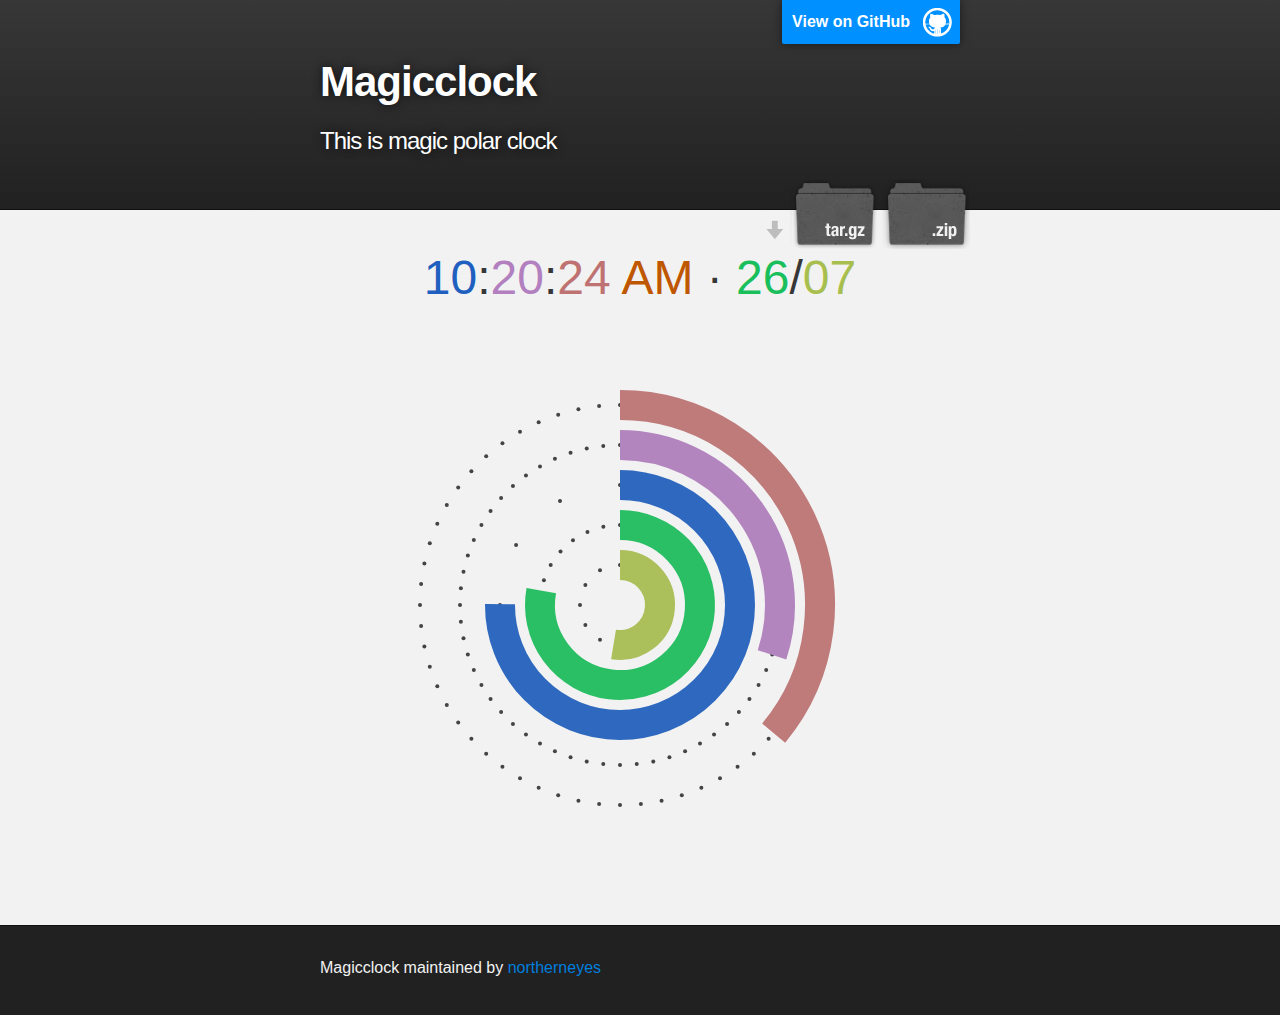
<file: index.html>
<!DOCTYPE html>
<html>

  <head>
    <meta charset='utf-8' />
    <meta http-equiv="X-UA-Compatible" content="chrome=1" />
    <meta name="description" content="Magicclock : This is magic polar clock" />
    <link rel="stylesheet" type="text/css" media="screen" href="stylesheets/stylesheet.css">
   <style media="screen">
            #holder {
                height: 600px;
                /*margin: 100px 0 0 -100px;*/
                width: 600px;
            }
            #time {
                text-align: center;
                font: 100 3em "Helvetica Neue", Helvetica, Arial, sans-serif;
            }
        </style>

    <title>MagicClock</title>
  </head>

  <body>

    <!-- HEADER -->
    <div id="header_wrap" class="outer">
        <header class="inner">
          <a id="forkme_banner" href="https://github.com/northerneyes/MagicClock">View on GitHub</a>

          <h1 id="project_title">Magicclock</h1>
          <h2 id="project_tagline">This is magic polar clock</h2>

            <section id="downloads">
              <a class="zip_download_link" href="https://github.com/northerneyes/MagicClock/zipball/master">Download this project as a .zip file</a>
              <a class="tar_download_link" href="https://github.com/northerneyes/MagicClock/tarball/master">Download this project as a tar.gz file</a>
            </section>
        </header>
    </div>

    <!-- MAIN CONTENT -->
    <div id="main_content_wrap" class="outer">
      <section id="main_content" class="inner">
        <div id="time">
            <span id="h"></span>:<span id="m"></span>:<span id="s"></span> <span id="ampm"></span> · <span id="d"></span>/<span id="mnth"></span>
        </div>
        <div id="holder"></div>
      </section>
    </div>

    <!-- FOOTER  -->
    <div id="footer_wrap" class="outer">
      <footer class="inner">
        <p class="copyright">Magicclock maintained by <a href="https://github.com/northerneyes">northerneyes</a></p>
      </footer>
    </div> 
  <script type="text/javascript" src = "javascripts/main.js"></script>
  <script type="text/javascript" src = "javascripts/raphael.js"></script>
  </body>
</html>
</file>
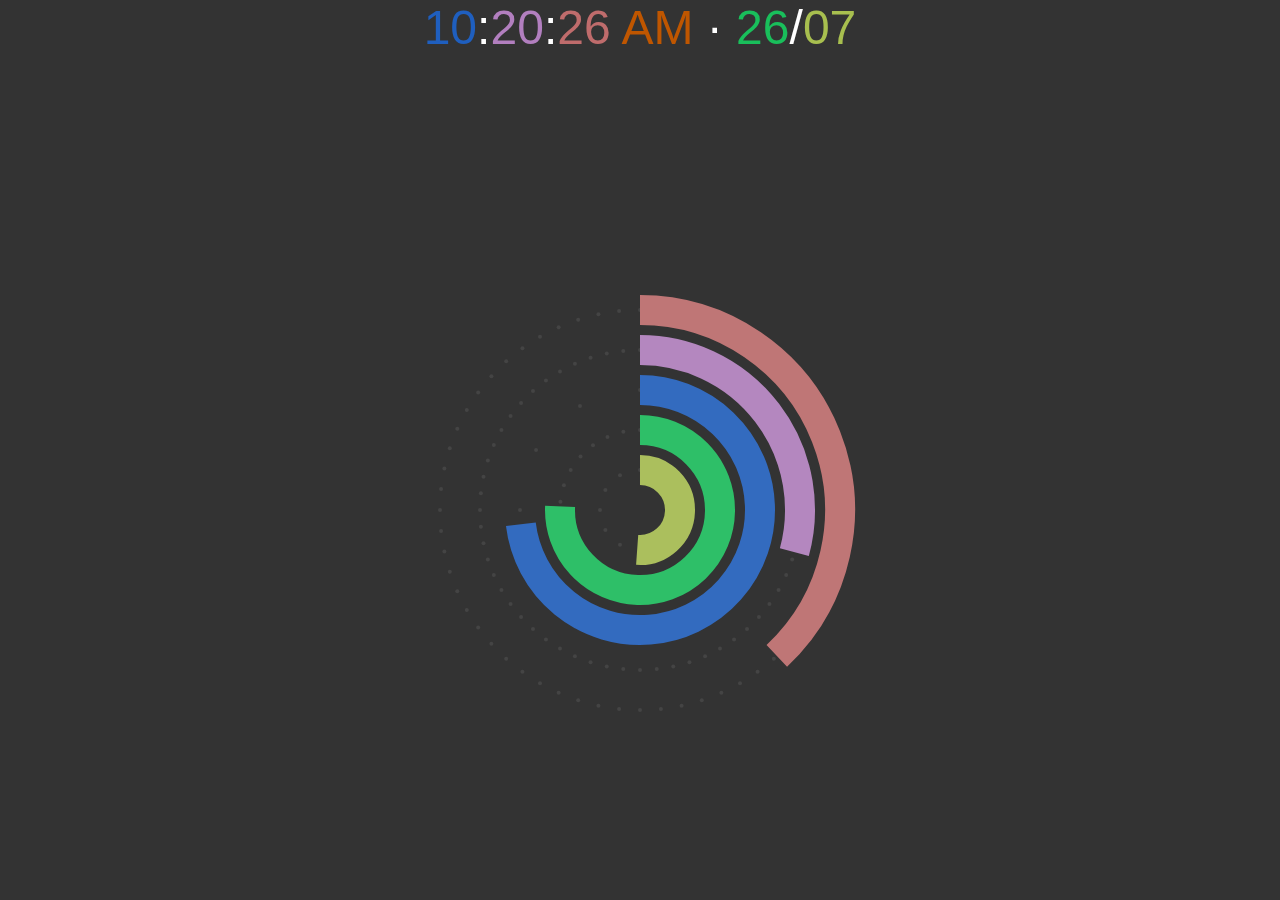
<file: GoogleChrome/popup.html>
<!DOCTYPE html>
<html lang="en">
    <head>
        <meta charset="utf-8">
        <title>Raphaël · Polar Clock</title>
        <link rel="stylesheet" href="css/demo.css" media="screen">
        <link rel="stylesheet" href="css/demo-print.css" media="print">
        <script src="js/raphael.js"></script>
        <script src="js/popup.js"></script>
        <style media="screen">
            #holder {
                position: fixed;
            }
            #time {
                text-align: center;
                font: 100 3em "Helvetica Neue", Helvetica, Arial, sans-serif;
            }
        </style>
    </head>
    <body>
        <div id="time">
            <span id="h"></span>:<span id="m"></span>:<span id="s"></span> <span id="ampm"></span> · <span id="d"></span>/<span id="mnth"></span>
        </div>
        <div id="holder"></div>

    </body>
</html>
</file>
<file: stylesheets/stylesheet.css>
/*******************************************************************************
Slate Theme for GitHub Pages
by Jason Costello, @jsncostello
*******************************************************************************/

@import url(pygment_trac.css);

/*******************************************************************************
MeyerWeb Reset
*******************************************************************************/

html, body, div, span, applet, object, iframe,
h1, h2, h3, h4, h5, h6, p, blockquote, pre,
a, abbr, acronym, address, big, cite, code,
del, dfn, em, img, ins, kbd, q, s, samp,
small, strike, strong, sub, sup, tt, var,
b, u, i, center,
dl, dt, dd, ol, ul, li,
fieldset, form, label, legend,
table, caption, tbody, tfoot, thead, tr, th, td,
article, aside, canvas, details, embed,
figure, figcaption, footer, header, hgroup,
menu, nav, output, ruby, section, summary,
time, mark, audio, video {
  margin: 0;
  padding: 0;
  border: 0;
  font: inherit;
  vertical-align: baseline;
}

/* HTML5 display-role reset for older browsers */
article, aside, details, figcaption, figure,
footer, header, hgroup, menu, nav, section {
  display: block;
}

ol, ul {
  list-style: none;
}

blockquote, q {
}

table {
  border-collapse: collapse;
  border-spacing: 0;
}

a:focus {
  outline: none;
}

/*******************************************************************************
Theme Styles
*******************************************************************************/

body {
  box-sizing: border-box;
  color:#373737;
  background: #212121;
  font-size: 16px;
  font-family: 'Myriad Pro', Calibri, Helvetica, Arial, sans-serif;
  line-height: 1.5;
  -webkit-font-smoothing: antialiased;
}

h1, h2, h3, h4, h5, h6 {
  margin: 10px 0;
  font-weight: 700;
  color:#222222;
  font-family: 'Lucida Grande', 'Calibri', Helvetica, Arial, sans-serif;
  letter-spacing: -1px;
}

h1 {
  font-size: 36px;
  font-weight: 700;
}

h2 {
  padding-bottom: 10px;
  font-size: 32px;
  background: url('../images/bg_hr.png') repeat-x bottom;
}

h3 {
  font-size: 24px;
}

h4 {
  font-size: 21px;
}

h5 {
  font-size: 18px;
}

h6 {
  font-size: 16px;
}

p {
  margin: 10px 0 15px 0;
}

footer p {
  color: #f2f2f2;
}

a {
  text-decoration: none;
  color: #007edf;
  text-shadow: none;

  transition: color 0.5s ease;
  transition: text-shadow 0.5s ease;
  -webkit-transition: color 0.5s ease;
  -webkit-transition: text-shadow 0.5s ease;
  -moz-transition: color 0.5s ease;
  -moz-transition: text-shadow 0.5s ease;
  -o-transition: color 0.5s ease;
  -o-transition: text-shadow 0.5s ease;
  -ms-transition: color 0.5s ease;
  -ms-transition: text-shadow 0.5s ease;
}

#main_content a:hover {
  color: #0069ba;
  text-shadow: #0090ff 0px 0px 2px;
}

footer a:hover {
  color: #43adff;
  text-shadow: #0090ff 0px 0px 2px;
}

em {
  font-style: italic;
}

strong {
  font-weight: bold;
}

img {
  position: relative;
  margin: 0 auto;
  max-width: 739px;
  padding: 5px;
  margin: 10px 0 10px 0;
  border: 1px solid #ebebeb;

  box-shadow: 0 0 5px #ebebeb;
  -webkit-box-shadow: 0 0 5px #ebebeb;
  -moz-box-shadow: 0 0 5px #ebebeb;
  -o-box-shadow: 0 0 5px #ebebeb;
  -ms-box-shadow: 0 0 5px #ebebeb;
}

pre, code {
  width: 100%;
  color: #222;
  background-color: #fff;

  font-family: Monaco, "Bitstream Vera Sans Mono", "Lucida Console", Terminal, monospace;
  font-size: 14px;

  border-radius: 2px;
  -moz-border-radius: 2px;
  -webkit-border-radius: 2px;



}

pre {
  width: 100%;
  padding: 10px;
  box-shadow: 0 0 10px rgba(0,0,0,.1);
  overflow: auto;
}

code {
  padding: 3px;
  margin: 0 3px;
  box-shadow: 0 0 10px rgba(0,0,0,.1);
}

pre code {
  display: block;
  box-shadow: none;
}

blockquote {
  color: #666;
  margin-bottom: 20px;
  padding: 0 0 0 20px;
  border-left: 3px solid #bbb;
}

ul, ol, dl {
  margin-bottom: 15px
}

ul li {
  list-style: inside;
  padding-left: 20px;
}

ol li {
  list-style: decimal inside;
  padding-left: 20px;
}

dl dt {
  font-weight: bold;
}

dl dd {
  padding-left: 20px;
  font-style: italic;
}

dl p {
  padding-left: 20px;
  font-style: italic;
}

hr {
  height: 1px;
  margin-bottom: 5px;
  border: none;
  background: url('../images/bg_hr.png') repeat-x center;
}

table {
  border: 1px solid #373737;
  margin-bottom: 20px;
  text-align: left;
 }

th {
  font-family: 'Lucida Grande', 'Helvetica Neue', Helvetica, Arial, sans-serif;
  padding: 10px;
  background: #373737;
  color: #fff;
 }

td {
  padding: 10px;
  border: 1px solid #373737;
 }

form {
  background: #f2f2f2;
  padding: 20px;
}

img {
  width: 100%;
  max-width: 100%;
}

/*******************************************************************************
Full-Width Styles
*******************************************************************************/

.outer {
  width: 100%;
}

.inner {
  position: relative;
  max-width: 640px;
  padding: 20px 10px;
  margin: 0 auto;
}

#forkme_banner {
  display: block;
  position: absolute;
  top:0;
  right: 10px;
  z-index: 10;
  padding: 10px 50px 10px 10px;
  color: #fff;
  background: url('../images/blacktocat.png') #0090ff no-repeat 95% 50%;
  font-weight: 700;
  box-shadow: 0 0 10px rgba(0,0,0,.5);
  border-bottom-left-radius: 2px;
  border-bottom-right-radius: 2px;
}

#header_wrap {
  background: #212121;
  background: -moz-linear-gradient(top, #373737, #212121);
  background: -webkit-linear-gradient(top, #373737, #212121);
  background: -ms-linear-gradient(top, #373737, #212121);
  background: -o-linear-gradient(top, #373737, #212121);
  background: linear-gradient(top, #373737, #212121);
}

#header_wrap .inner {
  padding: 50px 10px 30px 10px;
}

#project_title {
  margin: 0;
  color: #fff;
  font-size: 42px;
  font-weight: 700;
  text-shadow: #111 0px 0px 10px;
}

#project_tagline {
  color: #fff;
  font-size: 24px;
  font-weight: 300;
  background: none;
  text-shadow: #111 0px 0px 10px;
}

#downloads {
  position: absolute;
  width: 210px;
  z-index: 10;
  bottom: -40px;
  right: 0;
  height: 70px;
  background: url('../images/icon_download.png') no-repeat 0% 90%;
}

.zip_download_link {
  display: block;
  float: right;
  width: 90px;
  height:70px;
  text-indent: -5000px;
  overflow: hidden;
  background: url(../images/sprite_download.png) no-repeat bottom left;
}

.tar_download_link {
  display: block;
  float: right;
  width: 90px;
  height:70px;
  text-indent: -5000px;
  overflow: hidden;
  background: url(../images/sprite_download.png) no-repeat bottom right;
  margin-left: 10px;
}

.zip_download_link:hover {
  background: url(../images/sprite_download.png) no-repeat top left;
}

.tar_download_link:hover {
  background: url(../images/sprite_download.png) no-repeat top right;
}

#main_content_wrap {
  background: #f2f2f2;
  border-top: 1px solid #111;
  border-bottom: 1px solid #111;
}

#main_content {
  padding-top: 40px;
}

#footer_wrap {
  background: #212121;
}



/*******************************************************************************
Small Device Styles
*******************************************************************************/

@media screen and (max-width: 480px) {
  body {
    font-size:14px;
  }

  #downloads {
    display: none;
  }

  .inner {
    min-width: 320px;
    max-width: 480px;
  }

  #project_title {
  font-size: 32px;
  }

  h1 {
    font-size: 28px;
  }

  h2 {
    font-size: 24px;
  }

  h3 {
    font-size: 21px;
  }

  h4 {
    font-size: 18px;
  }

  h5 {
    font-size: 14px;
  }

  h6 {
    font-size: 12px;
  }

  code, pre {
    min-width: 320px;
    max-width: 480px;
    font-size: 11px;
  }

}
</file>
<file: GoogleChrome/css/demo.css>
body {
    background: #333;
    color: #fff;
    font: 300 100.1% "Helvetica Neue", Helvetica, "Arial Unicode MS", Arial, sans-serif;
    width: 500px;
    text-align: center;
    height: 100%;
    margin: 0 auto;
}
#holder {
    height: 480px;
    left: 50%;
    margin: -240px 0 0 -320px;
    position: relative;
    top: 50%;
    width: 640px;
}
#copy {
    bottom: 0;
    font: 300 .7em "Helvetica Neue", Helvetica, "Arial Unicode MS", Arial, sans-serif;
    position: absolute;
    right: 1em;
    text-align: right;
}
#copy a {
    color: #fff;
}
</file>
<file: GoogleChrome/css/demo-print.css>
body {
    background: #fff;
    color: #000;
    font: 100.1% "Lucida Grande", Lucida, Verdana, sans-serif;
}
#holder {
    height: 480px;
    left: 50%;
    margin: 0 0 0 -320px;
    position: absolute;
    top: 0;
    width: 640px;
}
#copy {
    bottom: 0;
    font-size: .7em;
    position: absolute;
    right: 1em;
    text-align: right;
}
</file>
